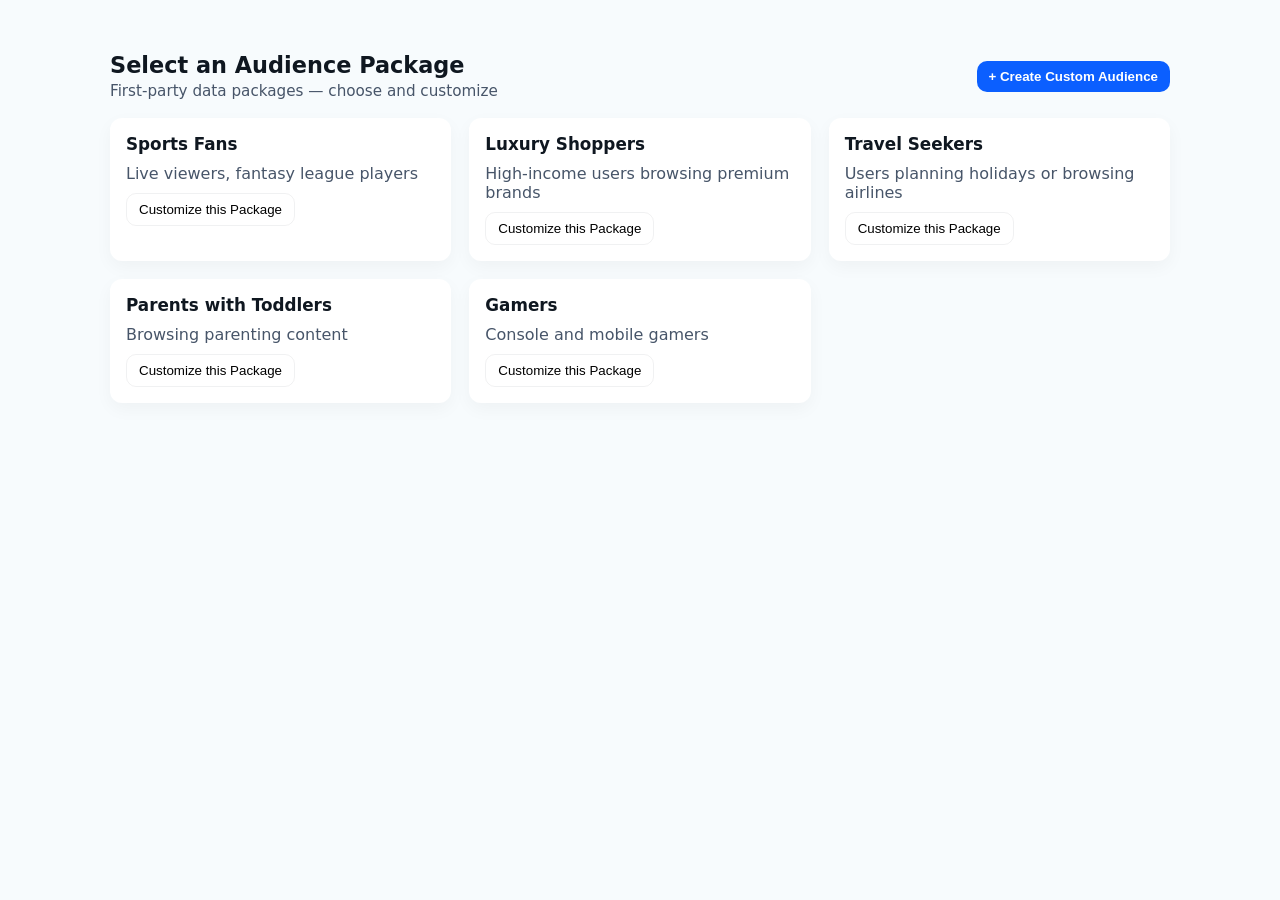
<file: audience_builder_sample.html>
<!doctype html>
<html lang="en">
<head>
  <meta charset="utf-8" />
  <meta name="viewport" content="width=device-width,initial-scale=1" />
  <title>Audience Packages — Final Version</title>
  <style>
    *{box-sizing:border-box}body{margin:0;font-family:Inter,system-ui,-apple-system,"Segoe UI",Roboto,Arial;background:#f7fbfd;color:#0f1720}
    .container{max-width:1100px;margin:32px auto;padding:20px}

    header{display:flex;justify-content:space-between;align-items:center;gap:16px;margin-bottom:18px}
    h1{margin:0;font-size:1.4rem}p.lead{margin:4px 0 0;color:#475569;font-size:0.95rem}

    .grid{display:grid;grid-template-columns:repeat(auto-fit,minmax(260px,1fr));gap:18px;margin-top:18px}
    .card{background:#fff;border-radius:12px;padding:16px;box-shadow:0 6px 18px rgba(15,23,32,0.04);display:flex;flex-direction:column;gap:10px}
    .card h2{margin:0;font-size:1.05rem}.card p.desc{margin:0;color:#475569}
    .btn{padding:8px 12px;border-radius:10px;border:1px solid rgba(15,23,32,0.06);background:transparent;cursor:pointer}
    .btn.primary{background:#0b5fff;color:white;border:0;font-weight:600}

    #customizeSection,#contactSection{display:none;background:#fff;border-radius:12px;padding:18px;box-shadow:0 8px 30px rgba(2,6,23,0.08)}
    #customizeHeader,#contactHeader{display:flex;justify-content:space-between;align-items:center;gap:12px;margin-bottom:14px}
    #customizeHeader h2,#contactHeader h2{margin:0;font-size:1.15rem}
    .form-row{margin-bottom:12px;display:flex;gap:12px;align-items:center;flex-wrap:wrap}
    label.small{font-size:0.85rem;color:#475569;min-width:140px}
    select,input[type="number"],input[type="email"],input[type="text"]{padding:8px;border-radius:8px;border:1px solid #e6eefc;min-width:220px;background:#fff}

    /* slider */
    input[type="range"]{width:220px}

    /* SVG Chart container */
    .chart-wrapper{margin:20px 0;border:1px solid #eee;padding:10px;border-radius:10px;background:#fafcff;text-align:center}
    .chart-wrapper svg{width:100%;max-width:400px;height:150px}

    .actions{display:flex;justify-content:flex-end;gap:8px;margin-top:12px}

    @media (max-width:560px){
      header{flex-direction:column;align-items:flex-start}
      label.small{min-width:120px}
      select,input[type="number"],input[type="email"],input[type="text"],input[type="range"]{min-width:160px}
    }
    .error{
        color: #f00;
        font-size: 1.4rem;
        font-weight: 600;
    }
    .successMsg{
        font-size: 1.2rem;
        font-weight: 600;
    }
  </style>
</head>
<body>
<div class="container">
  <header>
    <div>
      <h1>Select an Audience Package</h1>
      <p class="lead">First-party data packages — choose and customize</p>
    </div>
    <button id="createCustomBtn" class="btn primary">+ Create Custom Audience</button>
  </header>

  <!-- Package Cards -->
  <section id="packagesView">
    <div class="grid" id="packagesGrid"></div>
  </section>

  <!-- Customize Form -->
  <section id="customizeSection" aria-hidden="true">
    <div id="customizeHeader">
      <h2 id="customizeTitle">Customize Audience</h2>
      <button id="returnBtn" class="btn">← Return to Packages</button>
    </div>

    <form id="customizeForm" autocomplete="off">
      <input type="hidden" id="inputPackage" name="package">

      <div class="form-row">
        <label class="small">Audience Package</label>
        <select id="selectPackage" name="package_select">
          <option value="sports_fans">Sports Fans</option>
          <option value="luxury_shoppers">Luxury Shoppers</option>
          <option value="travel_seekers">Travel Seekers</option>
          <option value="parents_with_toddlers">Parents with Toddlers</option>
          <option value="gamers">Gamers</option>
          <option value="custom">Custom Audience</option>
        </select>
      </div>

      <div class="form-row">
        <label class="small">Geo (Countries)</label>
        <select id="selectGeo" name="countries" multiple size="4">
          <option value="tier1">Tier 1</option>
          <option value="tier2">Tier 2</option>
          <option value="tier3">Tier 3</option>
          <option value="row">ROW</option>
        </select>
      </div>

      <div class="form-row">
        <label class="small">Age Range</label>
        <input type="range" id="ageRange" min="0" max="65" value="65" />
        <span id="ageValue">65</span> years
      </div>

      <div class="form-row">
        <label class="small">Preferred DSP</label>
        <select id="preferredDSP" name="preferred_dsp">
          <option>Google DV360</option>
          <option>Amazon</option>
          <option>Taboola</option>
          <option>PubMatic</option>
          <option>Roku</option>
        </select>
      </div>

      <!-- Chart visualization -->
      <div class="chart-wrapper">
        <svg id="audienceChart" viewBox="0 0 400 150">
          <polyline
            fill="none" stroke="#0b5fff" stroke-width="3"
            points="0,100 100,80 200,70 300,90 400,60" />
        </svg>
        <div>Estimated Reach: <strong id="audienceValue">2.4M</strong></div>
      </div>

      <div class="form-row">
        <label class="small">Budget ($)</label>
        <input type="number" id="budget" placeholder="e.g. 1000" min="0" />
      </div>

      <div class="actions">
        <button type="button" id="cancelCustomize" class="btn">Cancel</button>
        <button type="submit" class="btn primary">Next</button>
      </div>
    </form>
  </section>

  <!-- Contact Form -->
  <section id="contactSection" aria-hidden="true">
    <div id="response" class="mt-4" style="width: 480px;"></div>
    <div id="contactHeader">
      <h2>Contact Information</h2>
      <button id="returnToCustomize" class="btn">← Back</button>
    </div>

    <form id="contactForm">
      <div class="form-row">
        <label class="small">First Name</label>
        <input type="text" name="first_name" required>
      </div>
      <div class="form-row">
        <label class="small">Last Name</label>
        <input type="text" name="last_name" required>
      </div>
      <div class="form-row">
        <label class="small">Company</label>
        <input type="text" name="company" required>
      </div>
      <div class="form-row">
        <label class="small">Contact Email</label>
        <input type="email" name="email" required>
      </div>

      <div class="actions">
        <button type="button" id="cancelContact" class="btn">Cancel</button>
        <button type="button" id="submitButton" class="btn primary">Submit</button>
      </div>
    </form>
  </section>
</div>

<script>
const packages = [
  { id: 'sports_fans', title: 'Sports Fans', desc: 'Live viewers, fantasy league players' },
  { id: 'luxury_shoppers', title: 'Luxury Shoppers', desc: 'High-income users browsing premium brands' },
  { id: 'travel_seekers', title: 'Travel Seekers', desc: 'Users planning holidays or browsing airlines' },
  { id: 'parents_with_toddlers', title: 'Parents with Toddlers', desc: 'Browsing parenting content' },
  { id: 'gamers', title: 'Gamers', desc: 'Console and mobile gamers' }
];

const grid = document.getElementById('packagesGrid');
function renderCards(){
  grid.innerHTML = '';
  packages.forEach(pkg=>{
    const card=document.createElement('article');
    card.className='card';
    card.innerHTML = `
      <h2>${pkg.title}</h2>
      <p class="desc">${pkg.desc}</p>
      <div><button class="btn customizeBtn">Customize this Package</button></div>`;
    card.querySelector('.customizeBtn').addEventListener('click',()=>openCustomize(pkg));
    grid.appendChild(card);
  });
}
renderCards();

// Sections
const packagesView=document.getElementById('packagesView');
const customizeSection=document.getElementById('customizeSection');
const contactSection=document.getElementById('contactSection');
const responseDiv = document.getElementById('response');

function openCustomize(pkg){
  document.getElementById('customizeTitle').textContent = 'Customize: ' + pkg.title;
  document.getElementById('inputPackage').value = pkg.id;
  packagesView.style.display='none';
  customizeSection.style.display='block';
}
function backToPackages(){
  customizeSection.style.display='none';
  contactSection.style.display='none';
  packagesView.style.display='block';
}
document.getElementById('returnBtn').onclick = backToPackages;
document.getElementById('cancelCustomize').onclick = backToPackages;

// Step 2: show contact form
document.getElementById('customizeForm').addEventListener('submit',e=>{
  e.preventDefault();
  customizeSection.style.display='none';
  contactSection.style.display='block';
});
document.getElementById('returnToCustomize').onclick = ()=>{
  contactSection.style.display='none';
  customizeSection.style.display='block';
};
document.getElementById('cancelContact').onclick = backToPackages;

document.getElementById('submitButton').addEventListener('click', async (event) =>{
    event.preventDefault();
    let form = document.getElementById("contactForm");
    const formData = new FormData(form);
    formData.append('audience_package', document.getElementById('inputPackage').value);
    formData.append('preferred_dsp', document.getElementById('preferredDSP').value);
    formData.append('age_range', document.getElementById('ageRange').value);
    const selectedCountries = Array.from(document.getElementById('selectGeo').selectedOptions).map(option => option.value);
    formData.append('geo_countries', selectedCountries.join(','));
    formData.append('budget', document.getElementById('budget').value);

    responseDiv.innerHTML = '<div class="text-secondary">Submitting...</div>';
    try {
        const response = await fetch("https://audience-builder-connect-1074977689117.us-central1.run.app", {
            method: 'POST',
            body: formData,
        });

        const result = await response.json();

        if (response.ok) {
            document.getElementById('submitButton').disabled = true;
            // Send out email to monetizr
            let responseMsg = '<p class="successMsg">✅ Success! Your audience has been submitted. We’ll review it and get back to you shortly.</p>';
            responseDiv.innerHTML = responseMsg;
        } else {
            responseDiv.innerHTML = `<p class="error">Error: ${result.error}</p>`;
        }

    } catch (error) {
        responseDiv.innerHTML = `<p class="error">A network error occurred: ${error.message}</p>`;
    } finally {
        setTimeout(() => {
            form.reset();
            backToPackages();
            responseDiv.innerHTML = '';
            document.getElementById('submitButton').disabled = false;
        }, 5000); // Clear message after 5 seconds
    }
});

// ===== Chart simulation =====
const chart=document.getElementById('audienceChart').querySelector('polyline');
const audienceValue=document.getElementById('audienceValue');
const ageSlider=document.getElementById('ageRange');
const ageValue=document.getElementById('ageValue');
const maxAudience = 24.5;

function randomPoints(factor){
  const base = 100 - factor*2;
  return `0,${base+20} 100,${base+10} 200,${base} 300,${base+15} 400,${base-10}`;
}
function updateChart(){
  const countries = Array.from(document.getElementById('selectGeo').selectedOptions).length || 1;
  const age = parseInt(ageSlider.value);
  const ageFactor = (age - 18) / (65 - 18); // 0..1
  // simulate size
  let reach = countries * (ageFactor * maxAudience / 4);
  if (reach > maxAudience) reach = maxAudience;

  chart.setAttribute('points', randomPoints(reach));
  audienceValue.textContent = reach.toFixed(1) + 'M';
}
document.getElementById('selectGeo').addEventListener('change', updateChart);
ageSlider.addEventListener('input', ()=>{
  ageValue.textContent = ageSlider.value;
  updateChart();
});
document.getElementById('createCustomBtn').addEventListener('click',()=>{
  openCustomize({id:'custom',title:'Custom Audience'});
});

// ===== Handle ?contact= query parameter =====
const params = new URLSearchParams(window.location.search);
const contactEmail = params.get('contact');

if (contactEmail) {
  const emailRow = document.querySelector('#contactForm input[name="email"]').closest('.form-row');
  const emailInput = document.querySelector('#contactForm input[name="email"]');
  emailInput.value = contactEmail;
  emailRow.style.display = 'none';
}
</script>
</body>
</html>
</file>
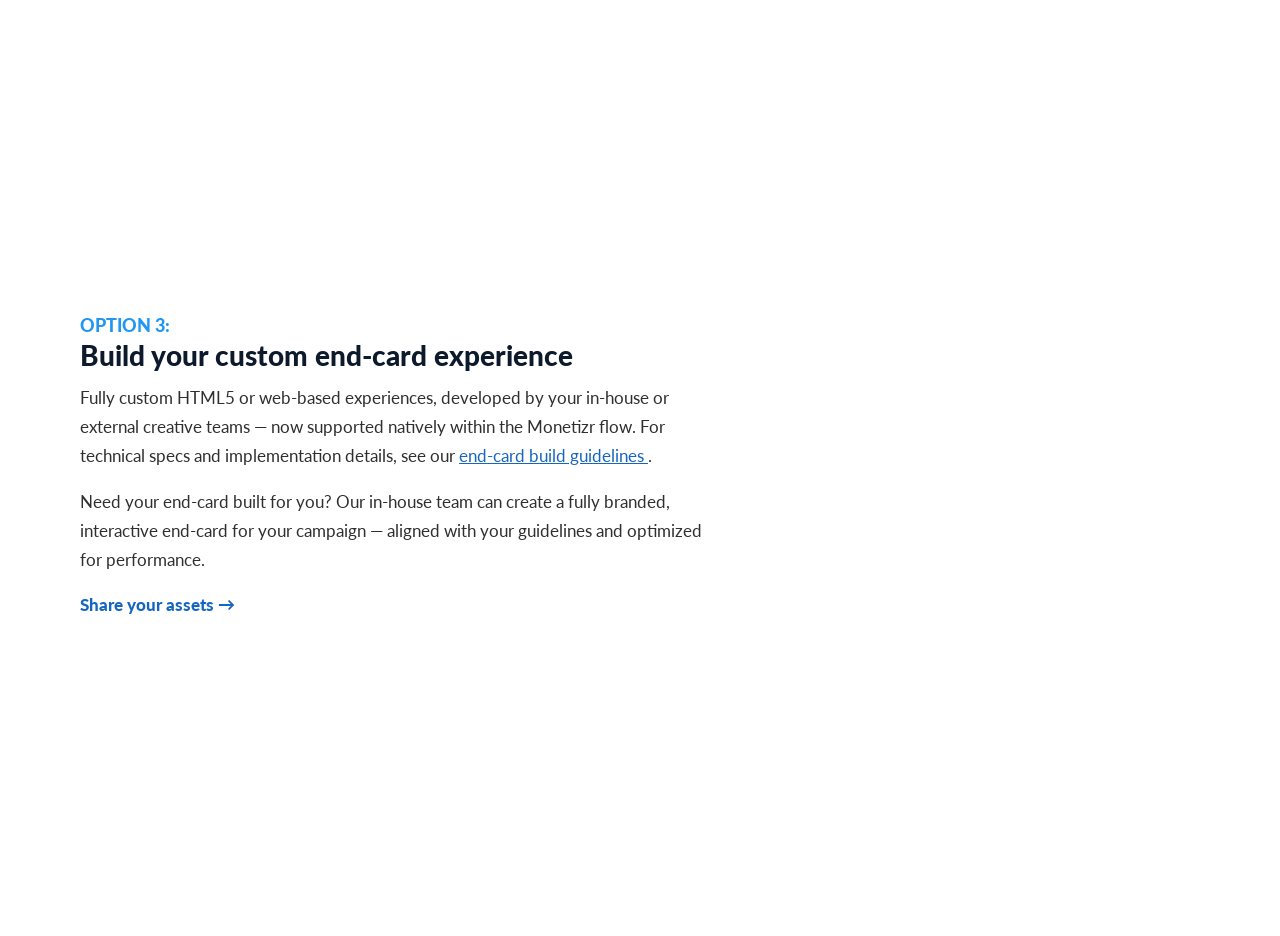
<file: end-card-custom-section.html>
<!DOCTYPE html>
<html lang="en">
<head>
  <meta charset="UTF-8" />
  <title>Custom Endcard Section</title>
  <meta name="viewport" content="width=device-width, initial-scale=1" />
  <link href="https://fonts.googleapis.com/css2?family=Lato:wght@400;900&display=swap" rel="stylesheet" />
  <style>
    body {
      margin: 0;
      font-family: 'Lato', sans-serif;
      background-color: #ffffff;
      color: #0D1A2B;
    }

    .partner-section {
      max-width: 1120px;
      margin: 0 auto;
      padding: 48px 20px;
    }

    .partner-layout {
      display: flex;
      flex-wrap: nowrap;
      align-items: center;
      justify-content: space-between;
      gap: 64px;
    }

    .partner-text {
      flex: 1 1 50%;
      display: flex;
      flex-direction: column;
      justify-content: flex-start;
      width: 95%;
    }

    .partner-text span {
      display: block;
      font-size: 18px;
      font-weight: 900;
      color: #2196F3;
      margin-bottom: 4px;
      line-height: 1;
    }

    .partner-text h3 {
      font-size: 28px;
      font-weight: 900;
      margin-top: 0;
      margin-bottom: -5px;
    }

    .partner-text p {
      font-size: 17px;
      line-height: 1.7;
      font-weight: 400;
      color: #2F2F2F;
      margin-bottom: 0;
    }

    .partner-text a {
      color: #1665C0;
    }

    .partner-video {
      flex: 1 1 50%;
      max-width: 420px;
      margin: 0 auto;
    }

    .partner-video iframe {
      display: block;
      width: 100%;
      aspect-ratio: 9 / 18;
      border: none;
      background: #fff;
    }

    .partner-mobile-reorder { flex-direction: row; }

    @media (max-width: 900px) {
      .partner-mobile-reorder {
        flex-direction: column;
      }

      .partner-layout {
        text-align: center;
        gap: 32px;
      }

      .partner-text {
        padding: 0 12px;
        align-items: center;
      }

      .partner-text p {
        text-align: left;
      }

      .partner-video {
        max-width: 100%;
      }

      .partner-video iframe {
        aspect-ratio: 9 / 18;
      }
    }
  </style>
</head>
<body>
  <section class="partner-section">
    <div class="partner-layout partner-mobile-reorder">
      <div class="partner-text">
        <span>OPTION 3:</span>
        <h3>Build your custom end-card experience</h3>
        <p>
          Fully custom HTML5 or web-based experiences, developed by your in-house or external creative teams — now supported natively within the Monetizr flow. For technical specs and implementation details, see our
          <a href="https://monetizr.com/end-card-guidlines" target="_top" style="color:#1665C0;">
            end-card build guidelines
          </a>.
        </p>
        <p>
          Need your end-card built for you? Our in-house team can create a fully branded, interactive end-card for your campaign — aligned with your guidelines and optimized for performance.
        </p>
        <p style="font-weight:900; color:#1665C0; font-family: Lato, sans-serif; margin-top: 16px;">
          <a href="https://monetizr.com/end-card-assets" target="_top" style="color:#1665C0; text-decoration: none;">
            Share your assets →
          </a>
        </p>
      </div>
      <div class="partner-video">
        <iframe
          src="https://player.vimeo.com/video/1084123346?h=0fe86e2d26&autoplay=1&loop=1&muted=1&background=1&badge=0&autopause=0&player_id=0&app_id=58479"
          allow="autoplay; fullscreen; picture-in-picture; clipboard-write"
          loading="lazy"
          playsinline
          title="Custom Endcard Video"
        ></iframe>
      </div>
    </div>
  </section>
</body>
</html>
</file>
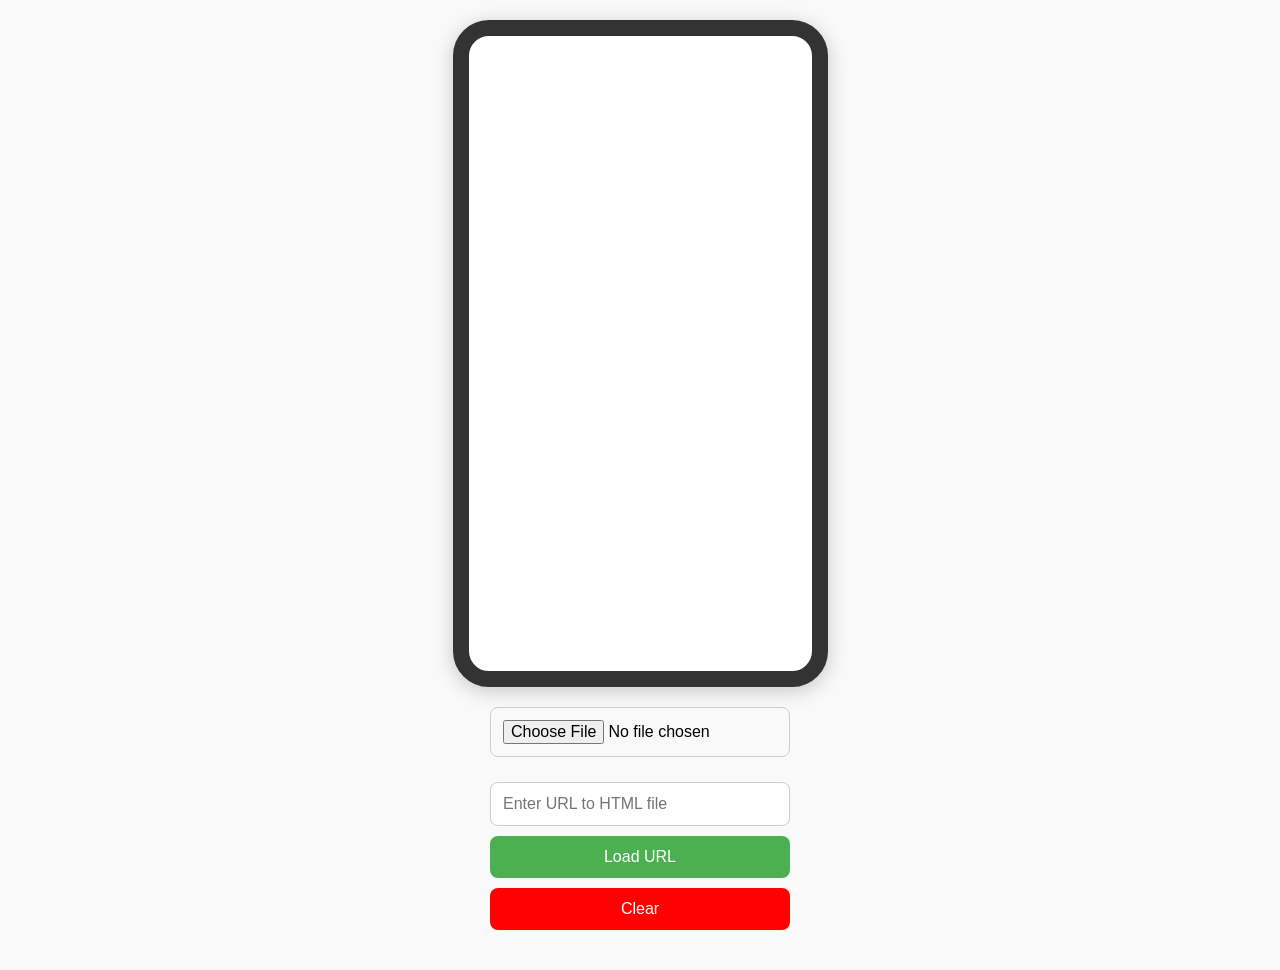
<file: end-card-validation-v2.html>
<!DOCTYPE html>
<html lang="en">
<head>
  <meta charset="UTF-8">
  <meta name="viewport" content="width=device-width, initial-scale=1">
  <title>HTML Mobile Preview</title>
  <style>
    * {
      box-sizing: border-box;
    }
    body {
      font-family: Arial, sans-serif;
      margin: 0;
      padding: 20px;
      text-align: center;
      background: #f9f9f9;
    }
    h1 {
      font-size: 24px;
      margin-bottom: 20px;
    }
    .controls {
      display: flex;
      flex-direction: column;
      align-items: center;
      gap: 10px;
      margin-top: 20px;
    }
    input[type="file"],
    input[type="text"],
    button {
      width: 100%;
      max-width: 300px;
      padding: 12px;
      font-size: 16px;
      border: 1px solid #ccc;
      border-radius: 8px;
    }
    button {
      background-color: #4CAF50;
      color: white;
      border: none;
      cursor: pointer;
      transition: background-color 0.2s;
    }
    button:hover {
      background-color: #44A047;
    }
    .clear-button {
      background-color: #FE0101; /* Red */
    }
    .clear-button:hover {
      background-color: #d32f2f;
    }
    .phone-frame {
      width: 100%;
      max-width: 375px;
      min-width: 320px;
      height: 667px;
      border: 16px solid #333;
      border-radius: 36px;
      overflow: hidden;
      margin: 0 auto;
      background: white;
      position: relative;
      box-shadow: 0 4px 20px rgba(0, 0, 0, 0.2);
    }
    iframe {
      width: 100%;
      height: 100%;
      border: none;
    }
    .error-message {
      color: red;
      margin-top: 10px;
      font-size: 14px;
    }
    .file-name {
      font-size: 14px;
      margin-top: 5px;
      color: #555;
    }
  </style>
</head>
<body>

<div class="phone-frame">
  <iframe id="previewFrame" sandbox="allow-scripts allow-same-origin"></iframe>
</div>

<div class="controls">
  <input type="file" id="fileInput" accept=".html">
  <div id="fileName" class="file-name"></div>
  <input type="text" id="urlInput" placeholder="Enter URL to HTML file">
  <button onclick="loadURL()">Load URL</button>
  <button class="clear-button" onclick="clearAll()">Clear</button>
  <div id="errorMessage" class="error-message"></div>
</div>

<script>
const frame = document.getElementById('previewFrame');
const fileInput = document.getElementById('fileInput');
const errorMessage = document.getElementById('errorMessage');
const fileNameDisplay = document.getElementById('fileName');
const urlInput = document.getElementById('urlInput');

fileInput.addEventListener('change', (e) => {
  const file = e.target.files[0];
  if (file) {
    if (file.size > 5 * 1024 * 1024) { // 5MB = 5*1024*1024 bytes
      errorMessage.textContent = 'Error: File must be 5MB or smaller.';
      fileInput.value = ''; // Clear the input
      fileNameDisplay.textContent = '';
      frame.srcdoc = ''; // Clear iframe
      return;
    }
    errorMessage.textContent = ''; // Clear any previous errors
    fileNameDisplay.textContent = 'Uploaded: ' + file.name; // Show file name
    frame.srcdoc = ''; // Clear iframe first
    frame.src = '';
    const reader = new FileReader();
    reader.onload = function(event) {
      frame.srcdoc = event.target.result;
    };
    reader.readAsText(file);
  }
});

function loadURL() {
  const url = urlInput.value.trim();
  if (url) {
    errorMessage.textContent = '';
    fileNameDisplay.textContent = '';
    frame.removeAttribute('srcdoc'); // Remove srcdoc properly
    frame.src = url; // Then set src
  } else {
    errorMessage.textContent = 'Please enter a valid URL.';
  }
}


function clearAll() {
  frame.removeAttribute('srcdoc');
  frame.removeAttribute('src');
  fileInput.value = '';
  urlInput.value = '';
  errorMessage.textContent = '';
  fileNameDisplay.textContent = '';
}

</script>

</body>
</html>
</file>
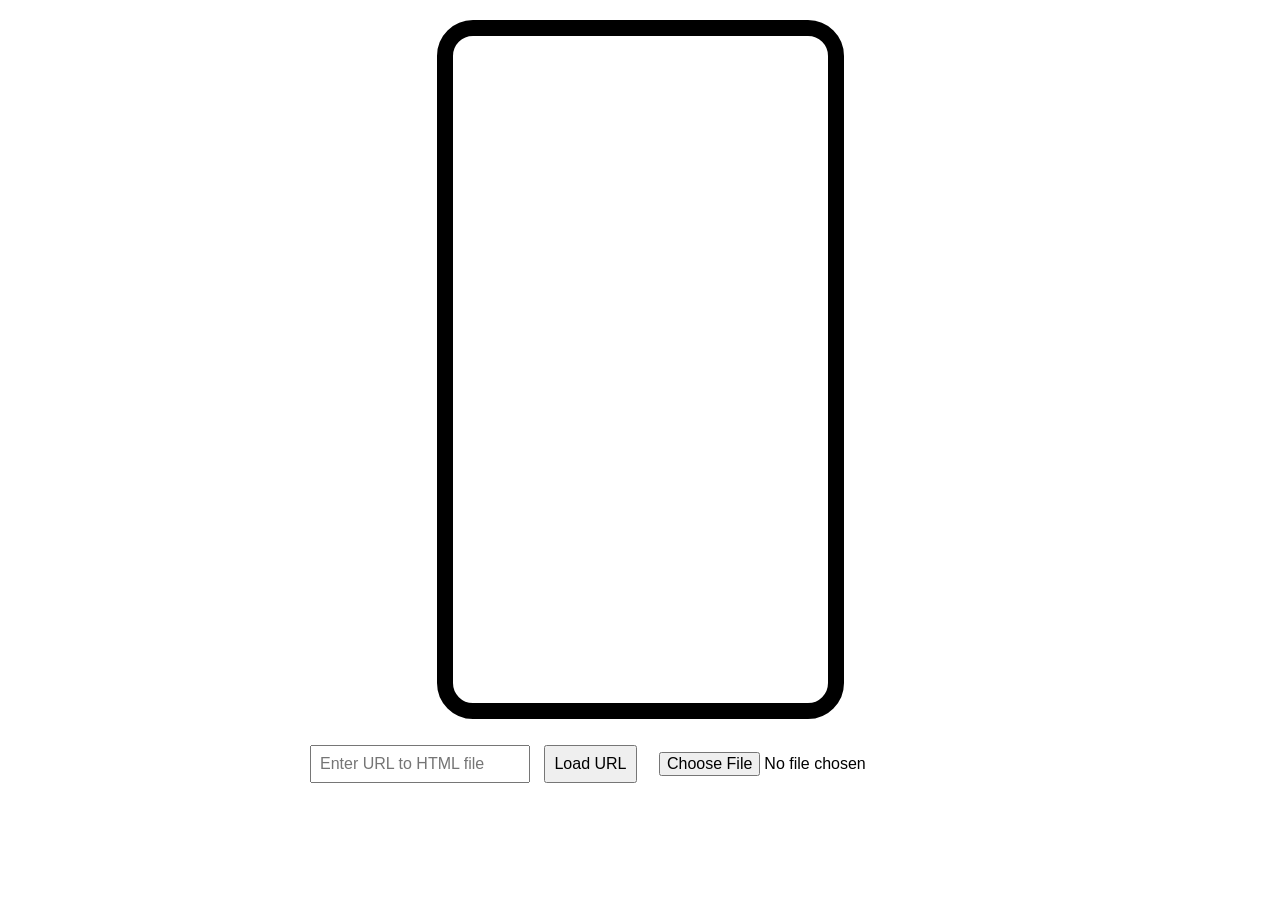
<file: end-card-validation.html>
<!DOCTYPE html>
<html lang="en">
<head>
  <meta charset="UTF-8">
  <title>HTML Mobile Preview</title>
  <style>
    body {
      font-family: Arial, sans-serif;
      text-align: center;
      margin: 20px;
    }
    .phone-frame {
      width: 375px;
      height: 667px;
      border: 16px solid black;
      border-radius: 36px;
      margin: 20px auto;
      overflow: hidden;
      position: relative;
      background: white;
    }
    iframe {
      width: 100%;
      height: 100%;
      border: none;
    }
    input, button {
      margin: 5px;
      padding: 8px;
      font-size: 16px;
    }
  </style>
</head>
<body>
<div class="phone-frame">
  <iframe id="previewFrame" sandbox="allow-scripts allow-same-origin"></iframe>
</div>

<script>
const frame = document.getElementById('previewFrame');
const fileInput = document.getElementById('fileInput');

fileInput.addEventListener('change', (e) => {
  const file = e.target.files[0];
  if (file) {
    if (file.size > 5 * 1024 * 1024) { // 5MB = 5 * 1024 * 1024 bytes
      alert('Error: File size must be 5MB or smaller.');
      fileInput.value = ''; // Clear the input
      return;
    }

    const reader = new FileReader();
    reader.onload = function(event) {
      frame.srcdoc = event.target.result;
    };
    reader.readAsText(file);
  }
});

function loadURL() {
  const url = document.getElementById('urlInput').value;
  if (url) {
    frame.src = url;
  }
}
</script>
<input type="text" id="urlInput" placeholder="Enter URL to HTML file">
<button onclick="loadURL()">Load URL</button>
<input type="file" id="fileInput" accept=".html"><br>


</body>
</html>
</file>
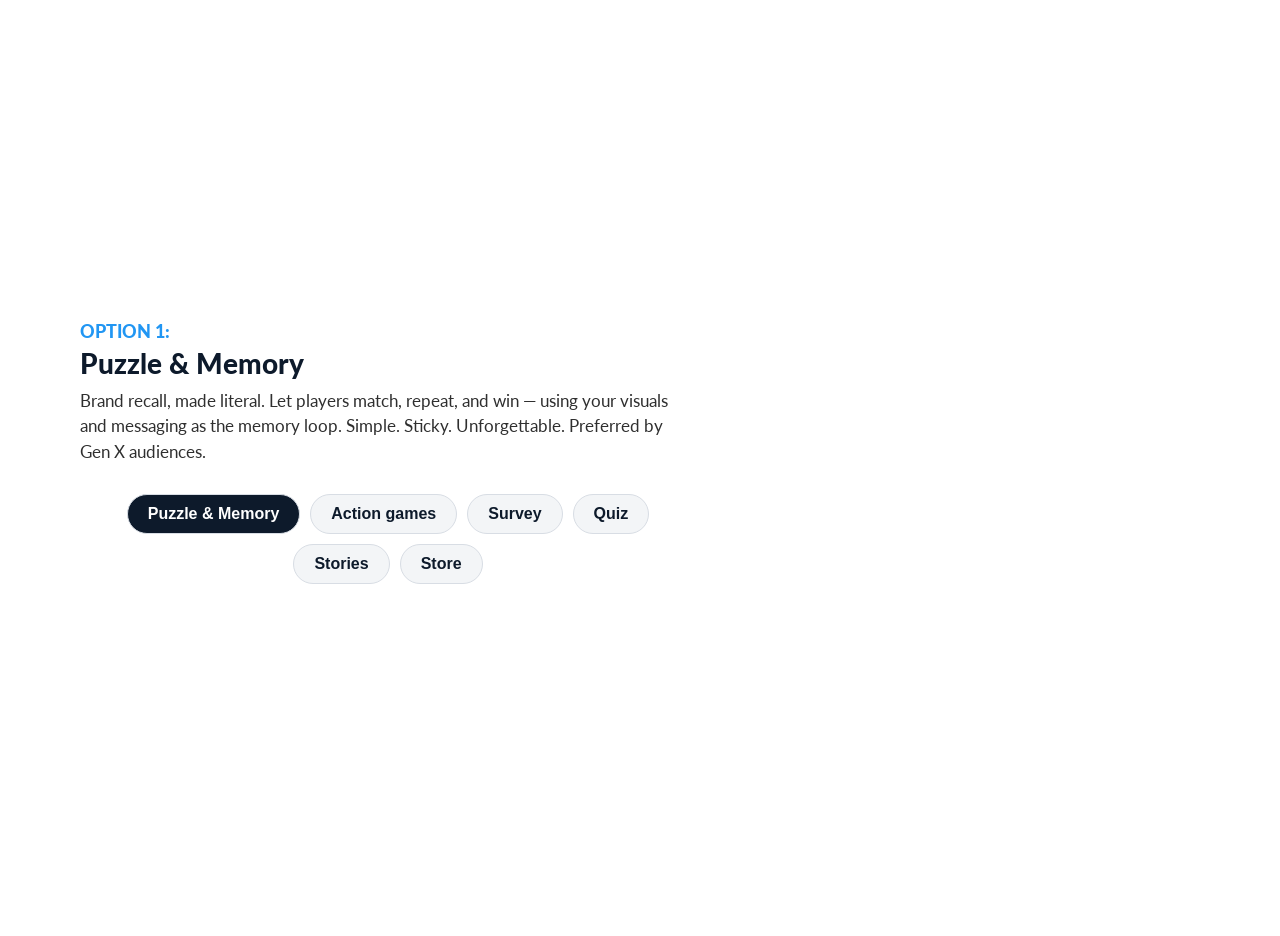
<file: makeswift-endcard-element.html>
<!DOCTYPE html>
<html lang="en">
<head>
  <meta charset="UTF-8" />
  <title>Monetizr Showcase</title>
  <meta name="viewport" content="width=device-width, initial-scale=1" />
  <link href="https://fonts.googleapis.com/css2?family=Lato:wght@400;900&display=swap" rel="stylesheet" />
  <style>
    body {
      margin: 0;
      font-family: 'Lato', sans-serif;
      background-color: #ffffff;
      color: #0D1A2B;
    }

    .monetizr-showcase {
      max-width: 1120px;
      margin: 0 auto;
      padding: 48px 20px;
    }

    .monetizr-tabs {
      display: flex;
      flex-wrap: wrap;
      justify-content: center;
      align-items: center;
      text-align: center;
      gap: 10px;
      margin: 0 auto 32px auto;
    }

    .monetizr-tab {
      padding: 10px 20px;
      border: 1px solid #D8DDE4;
      border-radius: 32px;
      background-color: #F3F5F7;
      color: #0D1A2B;
      font-weight: 700;
      font-size: 16px;
      cursor: pointer;
      transition: all 0.2s ease;
    }

    .monetizr-tab.active {
      background-color: #0D1A2B;
      color: #ffffff;
    }

    .monetizr-tab-content {
      display: none;
      align-items: center;
      justify-content: space-between;
      gap: 64px;
    }

    .monetizr-tab-content.active {
      display: flex;
    }

    .monetizr-text {
      flex: 1 1 50%;
      padding-right: 20px;
      min-height: 220px;
      display: flex;
      flex-direction: column;
      justify-content: flex-start;
    }

    .monetizr-text h3 {
      font-size: 28px;
      font-weight: 900;
      margin-top: 4px;
      margin-bottom: 8px;
    }

    .monetizr-text p {
      font-size: 17px;
      line-height: 1.5;
      font-weight: 400;
      color: #2F2F2F;
      margin-top: 4px;
      margin-bottom: 0;
      text-align: left;
    }

    p.the-content-text{
      font-size: 17px;
      line-height: 1.5;
      min-height: 76.5px;
      width:100%;
      margin-bottom: 30px;
    }

    .monetizr-video {
      flex: 1 1 50%;
      max-width: 420px;
      margin: 0 auto;
    }

    .monetizr-video iframe {
      display: block;
      width: 100%;
      aspect-ratio: 9 / 18;
      border: none;
      background: #fff;
    }


    @media (max-width: 900px) {
      .monetizr-tab-content {
        flex-direction: column;
        align-items: center;
        gap: 24px;
      }

      .monetizr-tabs {
        order: 1;
        justify-content: center;
        text-align: center;
      }

      .monetizr-text {
        order: 2;
        padding: 0 12px;
        min-height: auto;
        width: 95%;
        text-align: left;
        align-items: flex-start;
      }

      .monetizr-text h3,
      .monetizr-text span:first-child {
        align-self: center;
        text-align: center;
      }

      .monetizr-video {
        order: 3;
        /* width: 100%; */
      }

      .monetizr-video iframe {
        aspect-ratio: 9 / 18;
        height: auto;
      }
    }
  </style>
</head>
<body>
  <section class="monetizr-showcase">
    <div id="monetizr-content">
    </div>
  </section>

  <script src="https://player.vimeo.com/api/player.js"></script>
  <script>
    const formats = [
      {
        id: 'memory',
        name: 'Puzzle & Memory',
        text: 'Brand recall, made literal. Let players match, repeat, and win — using your visuals and messaging as the memory loop. Simple. Sticky. Unforgettable. Preferred by Gen X audiences.',
        vimeo: '1084123328?h=79cde76e33'
      },
      {
        id: 'playable',
        name: 'Action games',
        text: 'Turn your product into play action. Let users experience your app or feature in action — directly inside the game. Because nothing builds intent like interaction. Preferred by Gen Z and Millennials.',
        vimeo: '1084123346?h=0fe86e2d26'
      },
      {
        id: 'survey',
        name: 'Survey',
        text: 'Ask. Learn. Adapt. Collect zero-party data with embedded surveys that feel native to the game. Opt-in insights. No friction. Preferred to build brand loyalty.',
        vimeo: '1084123436?h=2f36187b42'
      },
      {
        id: 'quiz',
        name: 'Quiz',
        text: 'Entertain, educate, segment. Branded quizzes that capture attention and uncover preference. Teach, delight, and sort your audience — all at once. Preferred to introduce and educate.',
        vimeo: '1086046909?h=a16165e589'
      },
      {
        id: 'slider',
        name: 'Stories',
        text: 'Swipe through your brand story. Let users scroll through a carousel of products, benefits, or visuals — an immersive, rich, and on-brand experience. Perfect for CPG, beauty, and lifestyle.',
        vimeo: '1086046944?h=7fcdb74406'
      },
      {
        id: 'store',
        name: 'Store',
        text: 'Bring your shelf into the game. Create a browsable, in-game storefront where players can preview your offering. From top picks to full product lines — all in one touch.',
        vimeo: '1084123414?h=95c70a9ede'
      }
    ];

    const content = document.getElementById("monetizr-content");

    let tabs = document.createElement("div");
    tabs.setAttribute("role", "tablist");
    tabs.setAttribute("aria-label", "Content format navigation");
    tabs.className = "monetizr-tabs";

    // Must create the tabs switcher first, then the content
    formats.forEach((format, index) => {
      let isActive = index === 0;

      let tabBtn = document.createElement("button");
      tabBtn.className = "monetizr-tab" + (isActive ? " active" : "");
      tabBtn.textContent = format.name;
      tabBtn.setAttribute("role", "tab");
      tabBtn.setAttribute("aria-controls", format.id);
      tabBtn.setAttribute("aria-selected", isActive);
      tabBtn.dataset.tab = format.id;
      tabs.appendChild(tabBtn);
    });
    
    formats.forEach((format, index) => {
      const isActive = index === 0;

      let section = document.createElement("div");
      section.className = "monetizr-tab-content" + (isActive ? " active" : "");
      section.id = format.id;
      section.setAttribute("role", "tabpanel");

      let label = '<span style="display:block; font-size:18px; font-weight:900; color:#2196F3; margin-bottom:4px;">OPTION 1:</span>';
      let eagerAttr = isActive
        ? `src="https://player.vimeo.com/video/${format.vimeo}&autoplay=1&loop=1&muted=1&background=1&badge=0&autopause=0&player_id=0&app_id=58479" loading="eager"`
        : `data-src="https://player.vimeo.com/video/${format.vimeo}&autoplay=1&loop=1&muted=1&background=1&badge=0&autopause=0&player_id=0&app_id=58479"`;


      let monetizrText = document.createElement("div");
      monetizrText.className = "monetizr-text";

      let textContent = document.createElement("div");
      textContent.innerHTML = `
        ${label}
        <h3>${format.name}</h3>
        <p class="the-content-text">${format.text}</p>
      `;

      monetizrText.appendChild(textContent);

      // Appewnd tabs with a functionality. Requried to clone, because they are virtual elemtns and can appear on dom only Once

      const clonedTabs = tabs.cloneNode(true); // clone the whole tabs node and its children
      monetizrText.appendChild(clonedTabs);
  
      // Add onclick event to the cloned tabs
      clonedTabs.addEventListener("click", (e) => {
      
        if (!e.target.classList.contains("monetizr-tab")) return;

        const selectedId = e.target.dataset.tab;

        // Remove active class from all tabs and set aria-selected to false
        document.querySelectorAll(".monetizr-tab").forEach(btn => {
            btn.classList.remove("active");
            btn.setAttribute("aria-selected", false);
          });

        // Add active class to the tab by utilizing the aria-controls attribute
        document.querySelectorAll(".monetizr-tab").forEach(btn => {
          if (btn.getAttribute("aria-controls") === selectedId) {
            btn.classList.add("active");
            btn.setAttribute("aria-selected", true);
          }
        });

        document.querySelectorAll(".monetizr-tab-content").forEach(sec => {
          sec.classList.remove("active");
        });

        const activeSection = document.getElementById(selectedId);
        activeSection.classList.add("active");

        const iframe = activeSection.querySelector("iframe");
        if (!iframe.src) {
          iframe.src = iframe.dataset.src;
        } else {
          const player = new Vimeo.Player(iframe);
          player.setCurrentTime(0).then(() => {
            player.play();
          }).catch(() => {});
        }
      });

      section.appendChild(monetizrText);

      let monetizrVideo = document.createElement("div");
      monetizrVideo.className = "monetizr-video";
      monetizrVideo.innerHTML = `
        <iframe ${eagerAttr}
          allow="autoplay; fullscreen; picture-in-picture; clipboard-write"
          playsinline title="Vimeo Player">
        </iframe>
      `;
      section.appendChild(monetizrVideo);
      
      content.appendChild(section);
    });

  </script>
</body>
</html>
</file>
